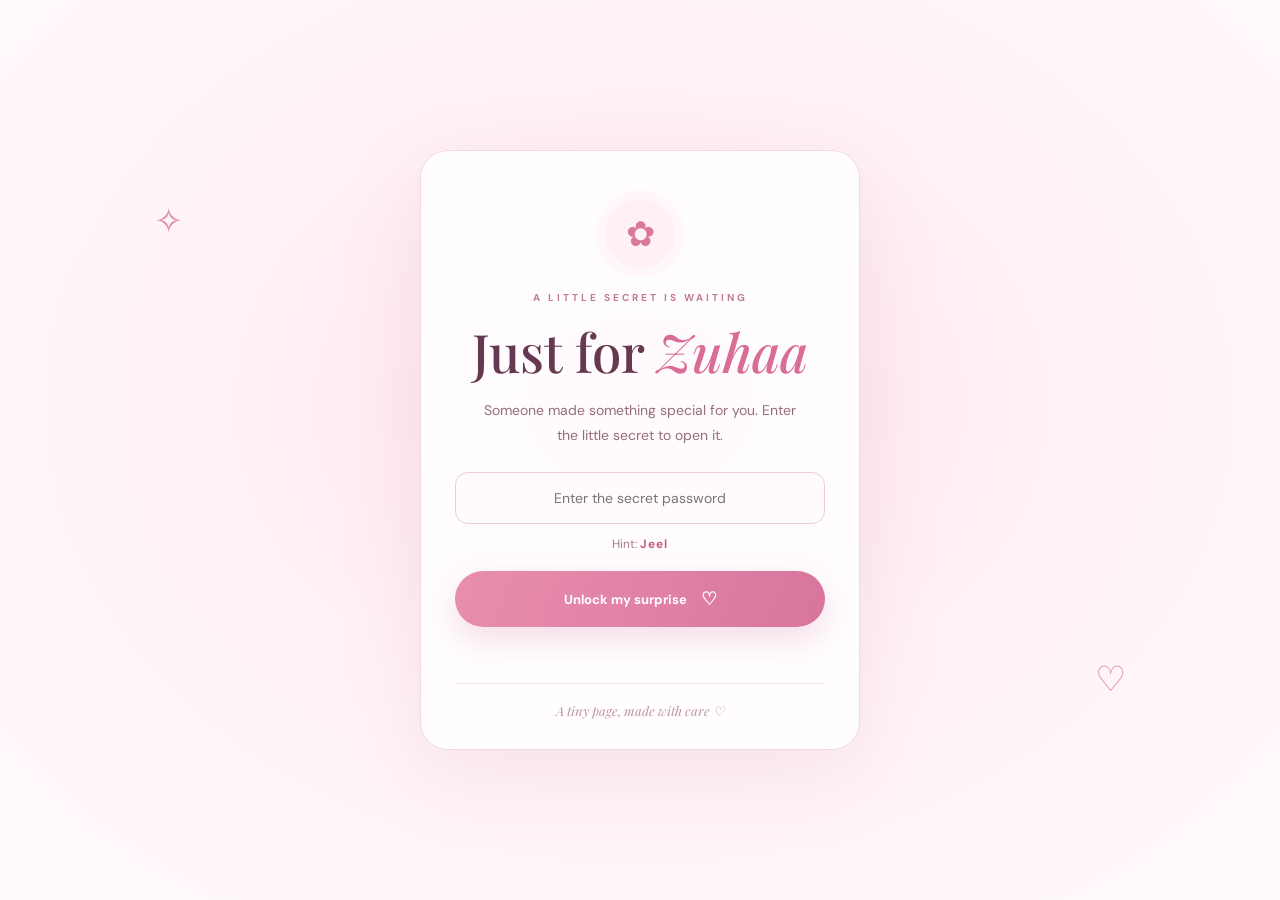
<file: index.html>
<!DOCTYPE html>
<html lang="en">
<head>
  <meta charset="UTF-8">
  <meta name="viewport" content="width=device-width, initial-scale=1.0">
  <meta name="theme-color" content="#fff0f5">
  <meta name="description" content="A little universe made just for Zuhaa.">
  <title>A Secret for Zuhaa ♡</title>
  <link rel="preconnect" href="https://fonts.googleapis.com">
  <link rel="preconnect" href="https://fonts.gstatic.com" crossorigin>
  <link href="https://fonts.googleapis.com/css2?family=DM+Sans:wght@400;500;600;700&family=Playfair+Display:ital,wght@0,500;0,600;0,700;1,500;1,600&display=swap" rel="stylesheet">
  <link rel="stylesheet" href="style.css">
</head>
<body>
  <div class="ambient ambient-one"></div>
  <div class="ambient ambient-two"></div>

  <!-- Secret entrance: this is a playful client-side gate, not secure authentication. -->
  <section class="gate" id="passwordGate" aria-labelledby="gateTitle">
    <div class="gate-card">
      <div class="gate-flower" aria-hidden="true">✿</div>
      <p class="eyebrow">A LITTLE SECRET IS WAITING</p>
      <h1 id="gateTitle">Just for <em>Zuhaa</em></h1>
      <p class="gate-copy">Someone made something special for you. Enter the little secret to open it.</p>
      <form id="unlockForm">
        <label class="sr-only" for="passwordInput">Secret password</label>
        <input id="passwordInput" type="password" placeholder="Enter the secret password" autocomplete="off" required>
        <p class="hint">Hint: <strong>Jeel</strong></p>
        <button class="primary-btn gate-button" type="submit">Unlock my surprise <span>♡</span></button>
        <p class="gate-error" id="gateError" role="alert" aria-live="polite"></p>
      </form>
      <div class="gate-footer">A tiny page, made with care ♡</div>
    </div>
    <div class="gate-sparkle sparkle-left" aria-hidden="true">✧</div>
    <div class="gate-sparkle sparkle-right" aria-hidden="true">♡</div>
  </section>

  <div id="mainWebsite" class="website-content" hidden>
    <nav class="topbar">
      <a class="brand" href="#home" aria-label="Home">for <span>Zuhaa</span> ♡</a>
      <span class="top-note">a little universe made for you</span>
    </nav>

    <main>
      <section class="hero section" id="home">
        <div class="sparkle sparkle-a">✦</div><div class="sparkle sparkle-b">✧</div>
        <p class="eyebrow">A LITTLE SOMETHING, JUST FOR YOU</p>
        <h1>For the girl who makes<br><em>ordinary days</em> feel lovely.</h1>
        <p class="hero-copy">I made you a tiny corner of the internet. Take your time, explore, and know that every little detail was chosen with care.</p>
        <a class="primary-btn" href="#letter">Open your surprise <span>♡</span></a>
        <div class="scroll-note">SCROLL A LITTLE <span>↓</span></div>
      </section>

      <section class="section letter-section" id="letter">
        <div class="section-heading"><p class="eyebrow">WORDS FROM ME TO YOU</p><h2>A letter for <em>Zuhaa</em></h2></div>
        <article class="letter-card">
          <div class="letter-top"><span>♡</span><span>JUST FOR YOU</span><span>♡</span></div>
          <p class="letter-dear">Dear Zuhaa,</p>
          <p>Some people make the world feel a little softer just by being in it. You have that kind of magic.</p>
          <p>I hope this little surprise reminds you how appreciated you are. I may not always find the perfect words, but I hope my actions keep showing you how much you mean to me.</p>
          <p>No matter how many stars fill the sky, you will always be one of my favorite reasons to look up. 💜</p>
          <p class="letter-sign">With lots of care,<br><strong>Sajeel</strong> ♡</p>
          <div class="letter-stamp">made<br>with<br>♡</div>
        </article>
      </section>

      <section class="section memories-section" id="memories">
        <div class="section-heading"><p class="eyebrow">LITTLE MOMENTS, BIG FEELINGS</p><h2>A gallery of <em>memories</em></h2><p class="subheading">Add your favourite photos here to make this page yours.</p></div>
        <div class="gallery">
          <figure class="photo-frame"><img src="images/IMG-20261105-WA0018.jpg" alt="A favourite memory" loading="lazy" onerror="this.parentElement.classList.add('empty');this.remove()"><figcaption>Favourite moment</figcaption><span class="photo-empty">♡<small>Add photo-1.jpg</small></span></figure>
          <figure class="photo-frame"><img src="images/IMG-20261105-WA0043.jpg" alt="A happy memory" loading="lazy" onerror="this.parentElement.classList.add('empty');this.remove()"><figcaption>A happy memory</figcaption><span class="photo-empty">✿<small>Add photo-2.jpg</small></span></figure>
          <figure class="photo-frame"><img src="images/IMG-20261105-WA0025.jpg" alt="A moment to keep" loading="lazy" onerror="this.parentElement.classList.add('empty');this.remove()"><figcaption>A moment to keep</figcaption><span class="photo-empty">✧<small>Add photo-3.jpg</small></span></figure>
        </div>
        <p class="gallery-tip">Add photos to the <code>images</code> folder using the filenames shown above. You can add more by copying a photo-frame block in this HTML.</p>
      </section>

      <section class="section reasons-section" id="reasons">
        <div class="section-heading"><p class="eyebrow">A FEW LITTLE REMINDERS</p><h2>Reasons to <em>smile</em></h2></div>
        <div class="reason-grid">
          <article class="reason-card"><span>01</span><div class="reason-icon">☼</div><h3>Your warmth</h3><p>You make even an ordinary moment feel a little brighter.</p></article>
          <article class="reason-card"><span>02</span><div class="reason-icon">✿</div><h3>Your kindness</h3><p>The thoughtful little things you do never go unnoticed.</p></article>
          <article class="reason-card"><span>03</span><div class="reason-icon">♡</div><h3>Your lovely self</h3><p>There is no one else quite like you, and that's special.</p></article>
        </div>
      </section>

      <section class="final-section section" id="surprise">
        <div class="final-orbit">♡</div>
        <p class="eyebrow">ONE LAST LITTLE SURPRISE</p>
        <h2>Will you keep making<br><em>beautiful memories</em> with me?</h2>
        <p class="final-copy">No pressure, no big speech — just a little question from someone who cares about you.</p>
        <button class="primary-btn" id="surpriseBtn" type="button">Tap for a surprise ✨</button>
        <p class="surprise-message" id="surpriseMessage" aria-live="polite"></p>
      </section>
    </main>
    <footer><span>Made with care for Zuhaa</span><span>♡</span><span>One little page, lots of affection.</span></footer>
  </div>

  <script src="script.js"></script>
</body>
</html>
</file>
<file: style.css>
@import url('https://fonts.googleapis.com/css2?family=DM+Sans:wght@400;500;600;700&family=Playfair+Display:ital,wght@0,500;0,600;0,700;1,500;1,600&display=swap');
:root{--ink:#593447;--muted:#946d7e;--pink:#ef9bb8;--rose:#d96d98;--line:#f2d9e3;--shadow:0 22px 65px rgba(157,83,117,.12)}
*{box-sizing:border-box}html{scroll-behavior:smooth}body{margin:0;background:linear-gradient(180deg,#fff7fa 0%,#fffafd 45%,#fff4f8 100%);color:var(--ink);font-family:'DM Sans',sans-serif;overflow-x:hidden}.ambient{position:fixed;width:320px;height:320px;border-radius:50%;filter:blur(85px);opacity:.34;pointer-events:none;z-index:-1}.ambient-one{background:#ffc5d8;top:8%;left:-180px}.ambient-two{background:#ead0ff;right:-180px;top:48%}
[hidden]{display:none!important}.sr-only{position:absolute;width:1px;height:1px;padding:0;margin:-1px;overflow:hidden;clip:rect(0,0,0,0);white-space:nowrap;border:0}
.gate{min-height:100svh;padding:28px 18px;display:grid;place-items:center;position:relative;overflow:hidden;background:radial-gradient(ellipse at 50% 45%,#ffe1eb 0%,#fff2f7 48%,#fffafd 100%)}.gate-card{width:min(100%,440px);padding:48px 34px 30px;text-align:center;background:#ffffffd9;border:1px solid #f3d7e2;border-radius:28px;box-shadow:0 25px 80px #b86d8c20;backdrop-filter:blur(12px);position:relative;z-index:1}.gate-flower{width:70px;height:70px;margin:0 auto 22px;border-radius:50%;display:grid;place-items:center;background:#fff0f5;color:#d8799d;font-size:35px;box-shadow:0 0 0 9px #fff7fa}.eyebrow{font-size:10px;letter-spacing:3px;font-weight:700;color:#c17a96;margin:0 0 18px}.gate h1{font:500 clamp(38px,9vw,53px)/1.1 'Playfair Display',serif;margin:0;color:#65394f}.gate h1 em{color:var(--rose);font-weight:500}.gate-copy{font-size:14px;line-height:1.8;color:var(--muted);margin:18px auto 24px;max-width:320px}.gate input{width:100%;padding:16px 18px;border:1px solid #edcbd9;border-radius:13px;background:#fffafd;color:var(--ink);font:14px 'DM Sans';outline:none;text-align:center}.gate input:focus{border-color:#d8759d;box-shadow:0 0 0 4px #f8dce7}.hint{font-size:12px;color:#a77b8e;margin:12px 0 19px}.hint strong{color:#c05d86;letter-spacing:1px}.primary-btn{display:inline-flex;gap:14px;align-items:center;justify-content:center;border:0;border-radius:40px;padding:16px 25px;background:linear-gradient(110deg,#e98eae,#d8759d);box-shadow:0 12px 30px #df91b34d;color:white;text-decoration:none;font:700 13px 'DM Sans';cursor:pointer;transition:transform .2s,box-shadow .2s}.primary-btn:hover{transform:translateY(-3px);box-shadow:0 16px 35px #df91b36b}.primary-btn span{font-size:18px}.gate-button{width:100%}.gate-error{min-height:20px;margin:13px 0 0;color:#bf4c77;font-size:12px}.gate-footer{border-top:1px solid #f5e4eb;margin-top:23px;padding-top:18px;color:#bd91a4;font:italic 13px 'Playfair Display'}.gate-sparkle{position:absolute;color:#df8eac;font-size:35px;animation:float 4s ease-in-out infinite}.sparkle-left{left:12%;top:22%}.sparkle-right{right:12%;bottom:22%;animation-delay:1s}
.website-content{animation:reveal .8s ease both}.topbar{height:76px;max-width:1120px;margin:auto;padding:0 28px;display:flex;align-items:center;justify-content:space-between}.brand{font-family:'Playfair Display',serif;text-decoration:none;color:var(--ink);font-size:22px}.brand span{font-style:italic;color:var(--rose)}.top-note{font-size:11px;color:#b18a9b}.section{padding:110px 24px;max-width:1120px;margin:auto;text-align:center}.hero{min-height:calc(100vh - 76px);display:flex;flex-direction:column;align-items:center;justify-content:center;position:relative;padding-top:70px;padding-bottom:100px}.hero h1,.section-heading h2,.final-section h2{font:500 clamp(42px,7vw,76px)/1.12 'Playfair Display',serif;letter-spacing:-1.8px;margin:0;color:#65394f}.hero h1 em,.section-heading h2 em,.final-section h2 em{color:var(--rose);font-weight:500}.hero-copy,.final-copy{max-width:530px;color:var(--muted);font-size:15px;line-height:1.9;margin:24px auto 30px}.scroll-note{position:absolute;bottom:32px;font-size:9px;letter-spacing:2.5px;color:#bd91a4}.scroll-note span{display:block;font-size:17px;margin-top:8px}.sparkle{position:absolute;color:#e69ab5;font-size:34px;animation:float 4s ease-in-out infinite}.sparkle-a{top:22%;left:15%}.sparkle-b{right:16%;bottom:24%;animation-delay:1s}@keyframes float{50%{transform:translateY(-13px) rotate(15deg)}}@keyframes reveal{from{opacity:0;transform:translateY(12px)}to{opacity:1;transform:none}}
.section-heading{margin-bottom:42px}.section-heading h2{font-size:clamp(36px,5vw,54px)}.letter-section{padding-top:85px}.letter-card{position:relative;max-width:690px;margin:auto;text-align:left;background:#fffdfd;border:1px solid #f5e1e8;border-radius:8px;padding:42px 54px;box-shadow:var(--shadow)}.letter-top{display:flex;justify-content:space-between;color:#d88ba8;font-size:12px;letter-spacing:2px;border-bottom:1px solid #f4e4ea;padding-bottom:18px}.letter-dear{font:italic 23px 'Playfair Display',serif;color:#a95679}.letter-card p:not(.letter-sign):not(.letter-dear){font:16px/1.95 'Playfair Display',serif;color:#765366}.letter-sign{font:italic 18px/1.8 'Playfair Display',serif;margin-top:28px}.letter-sign strong{color:#b65c81;font-size:22px}.letter-stamp{position:absolute;right:28px;bottom:30px;border:1px solid #e7a9bf;color:#d47d9d;width:55px;height:55px;border-radius:50%;display:grid;place-content:center;text-align:center;font:italic 12px/1.05 'Playfair Display';transform:rotate(12deg)}
.memories-section{padding-top:70px}.subheading,.gallery-tip{color:var(--muted);font-size:13px;margin-top:14px}.gallery{display:grid;grid-template-columns:repeat(3,1fr);gap:18px;align-items:start;max-width:900px;margin:45px auto 0}.photo-frame{position:relative;margin:0;padding:10px 10px 15px;background:#fff;border:1px solid #f4e0e8;border-radius:14px;box-shadow:var(--shadow);transform:rotate(-1deg)}.photo-frame:nth-child(2){transform:rotate(1.5deg);margin-top:25px}.photo-frame:nth-child(3){transform:rotate(-.5deg)}.photo-frame img{display:block;width:100%;height:260px;object-fit:cover;border-radius:8px}.photo-frame figcaption{font:italic 16px 'Playfair Display';color:#98647c;padding-top:12px}.photo-empty{display:none;height:260px;align-items:center;justify-content:center;flex-direction:column;gap:10px;background:linear-gradient(145deg,#fff1f6,#fffafd);border-radius:8px;color:#b16b88;font-size:34px}.photo-empty small{font:11px 'DM Sans'}.photo-frame.empty .photo-empty{display:flex}.gallery-tip code{background:#f9e8ef;padding:3px 6px;border-radius:5px}
.reason-grid{display:grid;grid-template-columns:repeat(3,1fr);gap:18px;text-align:left}.reason-card{position:relative;background:#fff;border:1px solid #f4e2e9;border-radius:17px;padding:30px 27px;box-shadow:0 12px 35px #b86d8c0c}.reason-card>span{position:absolute;right:22px;top:20px;color:#e4b2c5;font-size:11px;letter-spacing:2px}.reason-icon{font-size:30px;color:#dc8ba8;margin-bottom:20px}.reason-card h3{font:500 23px 'Playfair Display';margin:0 0 10px}.reason-card p{font-size:13px;line-height:1.8;color:var(--muted);margin:0}.final-section{max-width:none;background:radial-gradient(ellipse at center,#ffe4ee 0%,#fff4f8 48%,transparent 75%);padding-top:125px;padding-bottom:130px}.final-orbit{width:68px;height:68px;border:1px solid #e7a4bd;border-radius:50%;display:grid;place-items:center;margin:0 auto 30px;color:#d8799d;font-size:28px;box-shadow:0 0 0 10px #fce8ef,0 0 0 11px #f1d4df}.final-section h2{font-size:clamp(37px,5.6vw,62px)}.final-copy{margin-bottom:27px}.surprise-message{min-height:30px;color:#a94f76;font:italic 20px 'Playfair Display';margin-top:25px}footer{display:flex;justify-content:center;gap:18px;flex-wrap:wrap;padding:25px;color:#b18a9b;font-size:10px;letter-spacing:.5px;border-top:1px solid #f4e4ea}
@media(max-width:700px){.gate-card{padding:40px 23px 25px}.sparkle-left{left:4%;top:12%}.sparkle-right{right:5%;bottom:12%}.section{padding:82px 20px}.hero{min-height:calc(92vh - 76px)}.hero h1{font-size:clamp(39px,11vw,58px)}.hero-copy{font-size:14px}.sparkle-a{left:5%;top:17%}.sparkle-b{right:7%;bottom:18%}.letter-card{padding:30px 25px}.letter-card p:not(.letter-sign):not(.letter-dear){font-size:15px}.letter-stamp{right:18px;bottom:20px;width:47px;height:47px}.gallery{grid-template-columns:1fr;max-width:390px}.photo-frame,.photo-frame:nth-child(2),.photo-frame:nth-child(3){margin:0;transform:none}.photo-frame img,.photo-empty{height:280px}.reason-grid{grid-template-columns:1fr;max-width:420px;margin:auto}.reason-card{padding:25px}.final-section{padding-top:100px;padding-bottom:100px}footer{gap:9px;flex-direction:column;align-items:center}.topbar{padding:0 19px}.top-note{font-size:9px}}
@media(prefers-reduced-motion:reduce){*,*::before,*::after{scroll-behavior:auto!important;animation:none!important;transition:none!important}}
                                                                                                                                                                                                                                                                                                                                                                                                                                                                                                                                                                                                                                 

/* BLOOMING HEARTS EFFECT */
.blooming-hearts {
  position: fixed;
  inset: 0;
  overflow: hidden;
  pointer-events: none;
  z-index: 9999;
}

.bloom-heart {
  position: absolute;
  bottom: -50px;
  color: #ff69a6;
  opacity: 0;
  animation: heartBloom linear infinite;
  text-shadow: 0 0 12px #ff69a6;
  user-select: none;
}

@keyframes heartBloom {
  0% {
    transform: translateY(0) scale(0.3) rotate(-20deg);
    opacity: 0;
  }
  15% {
    opacity: 0.65;
    transform: translateY(-15vh) scale(1) rotate(10deg);
  }
  70% {
    opacity: 0.5;
  }
  100% {
    transform: translateY(-115vh) scale(1.5) rotate(35deg);
    opacity: 0;
  }
}
</file>
